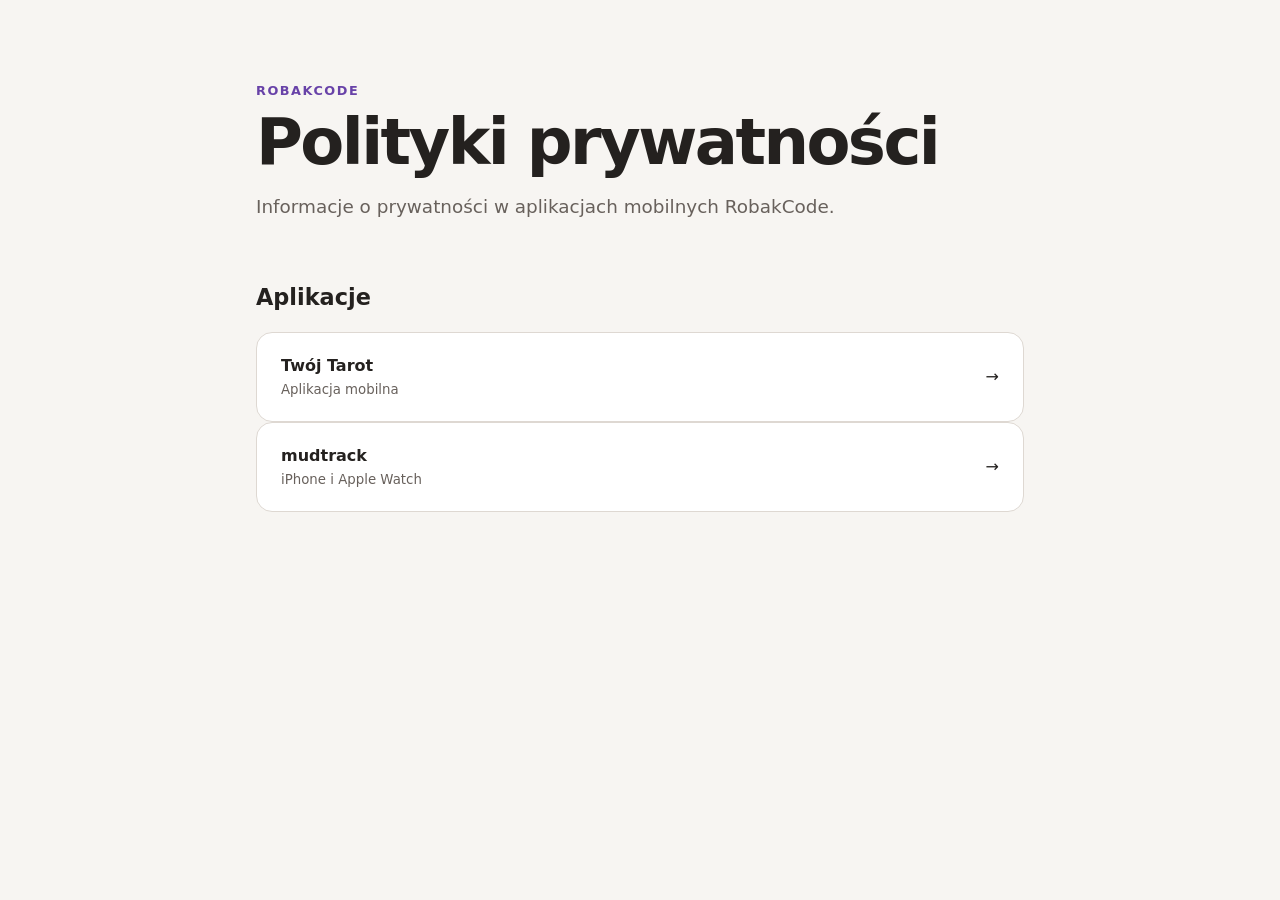
<file: index.html>
<!doctype html>
<html lang="pl">
  <head>
    <meta charset="utf-8" />
    <meta name="viewport" content="width=device-width, initial-scale=1" />
    <meta
      name="description"
      content="Polityki prywatności aplikacji mobilnych RobakCode."
    />
    <title>Polityki prywatności — RobakCode</title>
    <link rel="stylesheet" href="./styles.css" />
  </head>
  <body>
    <main class="page">
      <header class="hero">
        <p class="eyebrow">RobakCode</p>
        <h1>Polityki prywatności</h1>
        <p class="lead">
          Informacje o prywatności w aplikacjach mobilnych RobakCode.
        </p>
      </header>

      <section aria-labelledby="apps-heading">
        <h2 id="apps-heading">Aplikacje</h2>
        <a class="app-card" href="./mobile-tarot/">
          <span>
            <strong>Twój Tarot</strong>
            <small>Aplikacja mobilna</small>
          </span>
          <span aria-hidden="true">→</span>
        </a>
        <a class="app-card" href="./mobile-mudtrack/">
          <span>
            <strong>mudtrack</strong>
            <small>iPhone i Apple Watch</small>
          </span>
          <span aria-hidden="true">→</span>
        </a>
      </section>
    </main>
  </body>
</html>
</file>
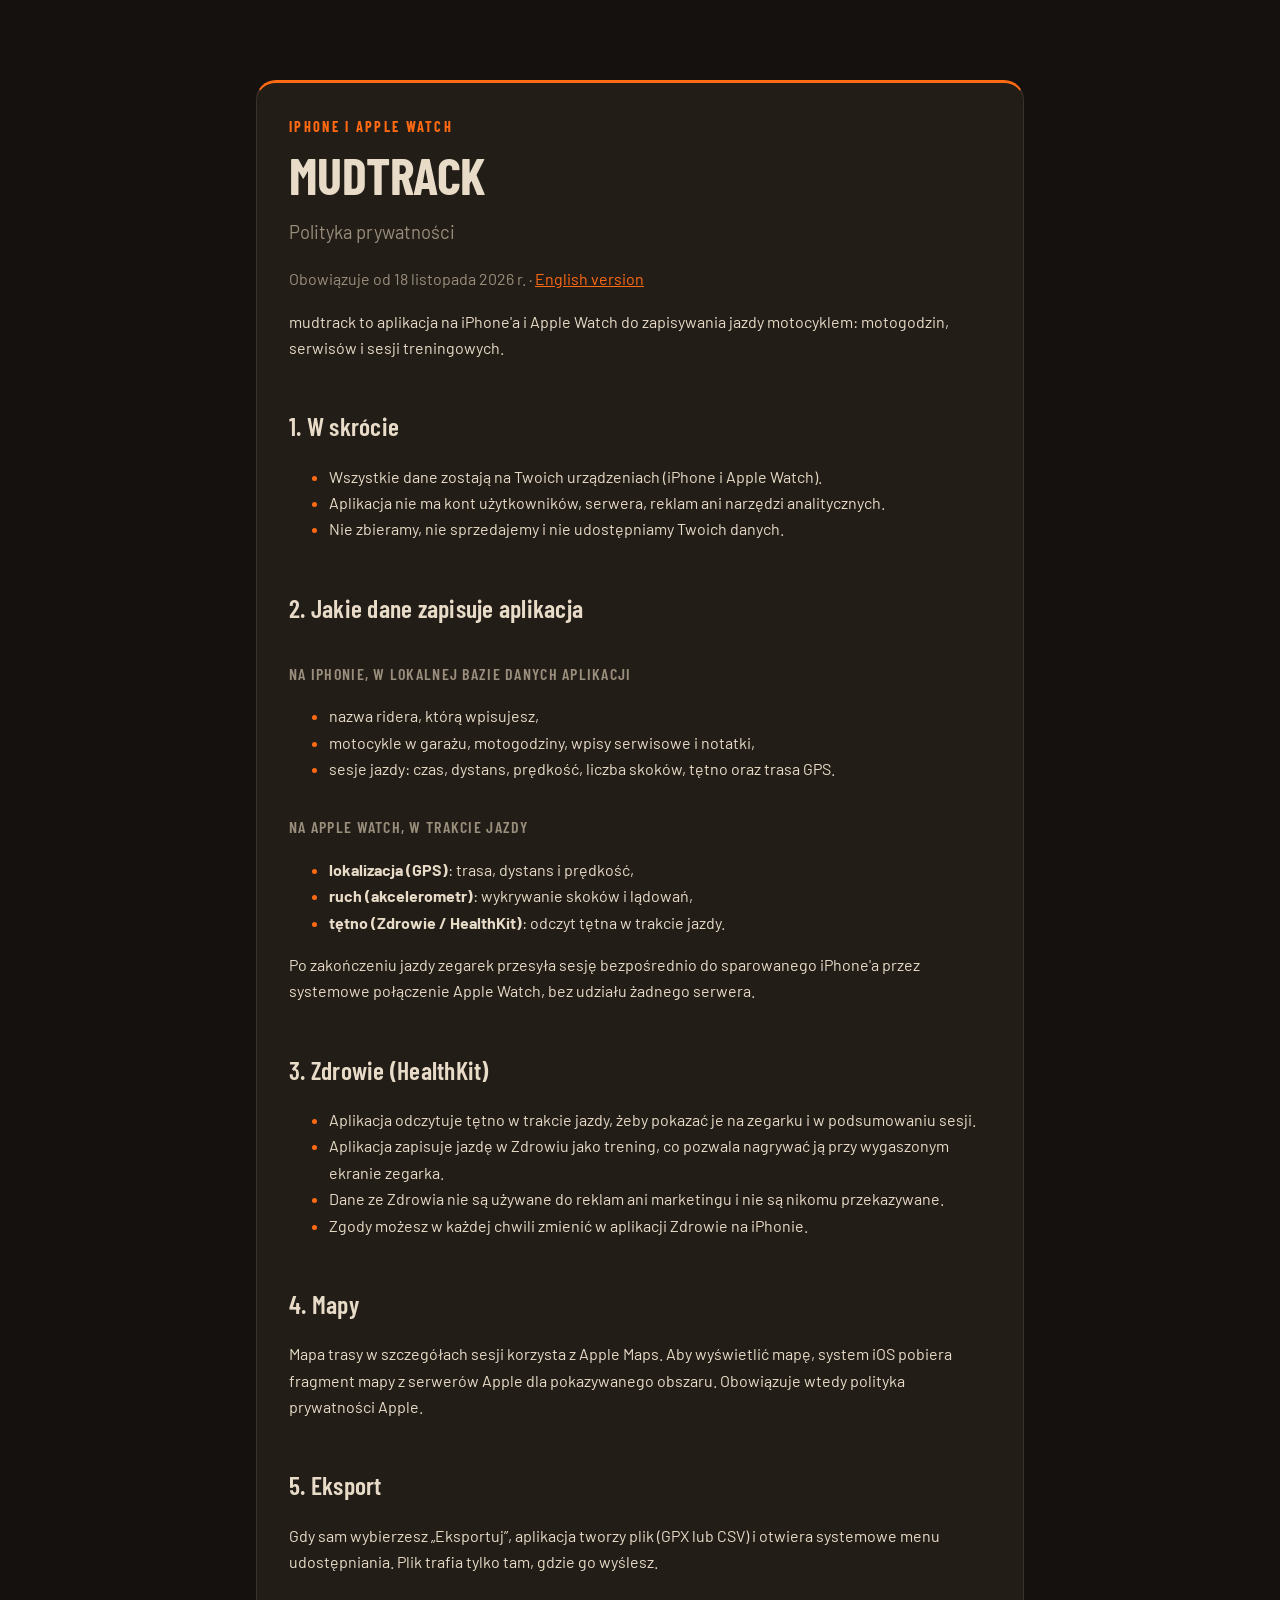
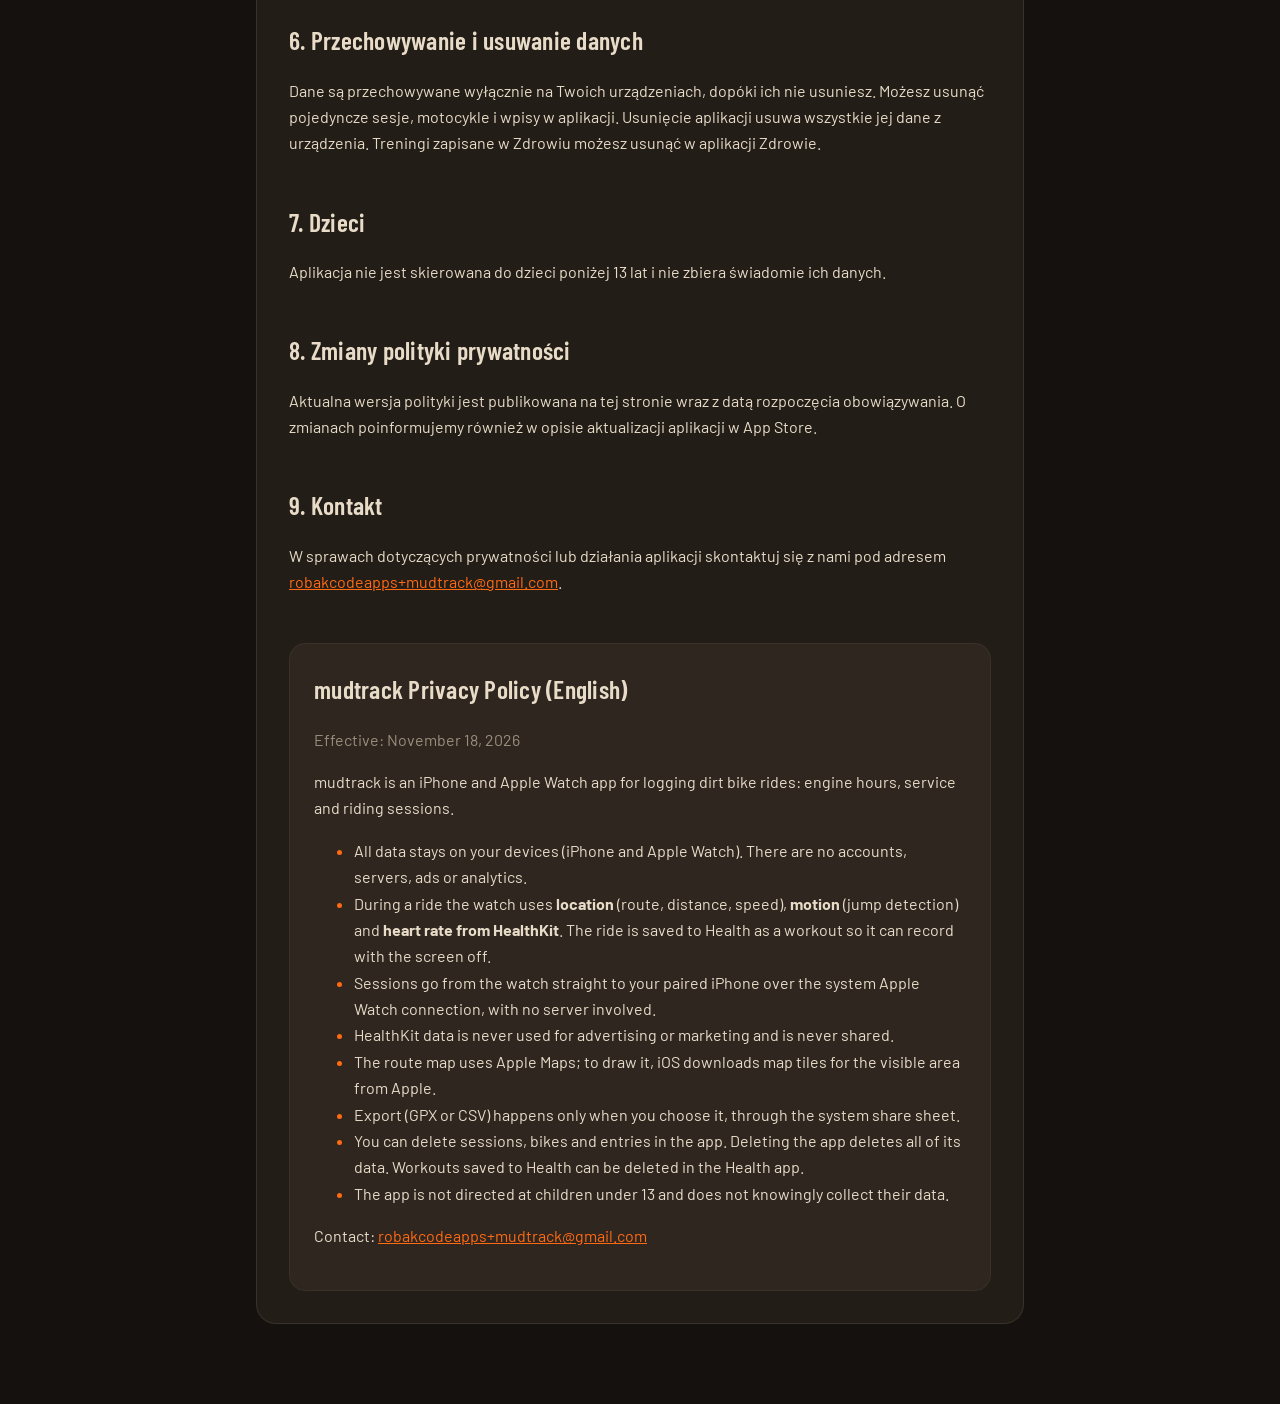
<file: mobile-mudtrack/index.html>
<!doctype html>
<html lang="pl">
  <head>
    <meta charset="utf-8" />
    <meta name="viewport" content="width=device-width, initial-scale=1" />
    <meta
      name="description"
      content="Polityka prywatności aplikacji mudtrack na iPhone'a i Apple Watch."
    />
    <title>Polityka prywatności — mudtrack</title>
    <meta name="theme-color" content="#14110F" />
    <link rel="preconnect" href="https://fonts.googleapis.com" />
    <link rel="preconnect" href="https://fonts.gstatic.com" crossorigin />
    <link
      rel="stylesheet"
      href="https://fonts.googleapis.com/css2?family=Barlow:wght@400;500;600&family=Barlow+Condensed:wght@600;700&display=swap"
    />
    <link rel="stylesheet" href="../styles.css" />
    <link rel="stylesheet" href="./styles.css" />
  </head>
  <body>
    <main class="page">
      <article class="policy">
        <header>
          <p class="eyebrow">iPhone i Apple Watch</p>
          <h1>mudtrack</h1>
          <p class="lead">Polityka prywatności</p>
          <p class="meta">
            Obowiązuje od 18 listopada 2026 r. ·
            <a href="#english">English version</a>
          </p>
        </header>

        <p>
          mudtrack to aplikacja na iPhone'a i Apple Watch do zapisywania jazdy
          motocyklem: motogodzin, serwisów i sesji treningowych.
        </p>

        <h2>1. W skrócie</h2>
        <ul>
          <li>
            Wszystkie dane zostają na Twoich urządzeniach (iPhone i Apple
            Watch).
          </li>
          <li>
            Aplikacja nie ma kont użytkowników, serwera, reklam ani narzędzi
            analitycznych.
          </li>
          <li>Nie zbieramy, nie sprzedajemy i nie udostępniamy Twoich danych.</li>
        </ul>

        <h2>2. Jakie dane zapisuje aplikacja</h2>
        <h3>Na iPhonie, w lokalnej bazie danych aplikacji</h3>
        <ul>
          <li>nazwa ridera, którą wpisujesz,</li>
          <li>motocykle w garażu, motogodziny, wpisy serwisowe i notatki,</li>
          <li>
            sesje jazdy: czas, dystans, prędkość, liczba skoków, tętno oraz
            trasa GPS.
          </li>
        </ul>

        <h3>Na Apple Watch, w trakcie jazdy</h3>
        <ul>
          <li>
            <strong>lokalizacja (GPS)</strong>: trasa, dystans i prędkość,
          </li>
          <li>
            <strong>ruch (akcelerometr)</strong>: wykrywanie skoków i lądowań,
          </li>
          <li>
            <strong>tętno (Zdrowie / HealthKit)</strong>: odczyt tętna w
            trakcie jazdy.
          </li>
        </ul>
        <p>
          Po zakończeniu jazdy zegarek przesyła sesję bezpośrednio do
          sparowanego iPhone'a przez systemowe połączenie Apple Watch, bez
          udziału żadnego serwera.
        </p>

        <h2>3. Zdrowie (HealthKit)</h2>
        <ul>
          <li>
            Aplikacja odczytuje tętno w trakcie jazdy, żeby pokazać je na
            zegarku i w podsumowaniu sesji.
          </li>
          <li>
            Aplikacja zapisuje jazdę w Zdrowiu jako trening, co pozwala nagrywać
            ją przy wygaszonym ekranie zegarka.
          </li>
          <li>
            Dane ze Zdrowia nie są używane do reklam ani marketingu i nie są
            nikomu przekazywane.
          </li>
          <li>
            Zgody możesz w każdej chwili zmienić w aplikacji Zdrowie na iPhonie.
          </li>
        </ul>

        <h2>4. Mapy</h2>
        <p>
          Mapa trasy w szczegółach sesji korzysta z Apple Maps. Aby wyświetlić
          mapę, system iOS pobiera fragment mapy z serwerów Apple dla
          pokazywanego obszaru. Obowiązuje wtedy polityka prywatności Apple.
        </p>

        <h2>5. Eksport</h2>
        <p>
          Gdy sam wybierzesz „Eksportuj”, aplikacja tworzy plik (GPX lub CSV) i
          otwiera systemowe menu udostępniania. Plik trafia tylko tam, gdzie go
          wyślesz.
        </p>

        <h2>6. Przechowywanie i usuwanie danych</h2>
        <p>
          Dane są przechowywane wyłącznie na Twoich urządzeniach, dopóki ich nie
          usuniesz. Możesz usunąć pojedyncze sesje, motocykle i wpisy w
          aplikacji. Usunięcie aplikacji usuwa wszystkie jej dane z urządzenia.
          Treningi zapisane w Zdrowiu możesz usunąć w aplikacji Zdrowie.
        </p>

        <h2>7. Dzieci</h2>
        <p>
          Aplikacja nie jest skierowana do dzieci poniżej 13 lat i nie zbiera
          świadomie ich danych.
        </p>

        <h2>8. Zmiany polityki prywatności</h2>
        <p>
          Aktualna wersja polityki jest publikowana na tej stronie wraz z datą
          rozpoczęcia obowiązywania. O zmianach poinformujemy również w opisie
          aktualizacji aplikacji w App Store.
        </p>

        <h2>9. Kontakt</h2>
        <p>
          W sprawach dotyczących prywatności lub działania aplikacji skontaktuj
          się z nami pod adresem
          <a href="mailto:robakcodeapps+mudtrack@gmail.com"
            >robakcodeapps+mudtrack@gmail.com</a
          >.
        </p>

        <section id="english" lang="en">
          <h2>mudtrack Privacy Policy (English)</h2>
          <p class="meta">Effective: November 18, 2026</p>
          <p>
            mudtrack is an iPhone and Apple Watch app for logging dirt bike
            rides: engine hours, service and riding sessions.
          </p>
          <ul>
            <li>
              All data stays on your devices (iPhone and Apple Watch). There
              are no accounts, servers, ads or analytics.
            </li>
            <li>
              During a ride the watch uses <strong>location</strong> (route,
              distance, speed), <strong>motion</strong> (jump detection) and
              <strong>heart rate from HealthKit</strong>. The ride is saved to
              Health as a workout so it can record with the screen off.
            </li>
            <li>
              Sessions go from the watch straight to your paired iPhone over
              the system Apple Watch connection, with no server involved.
            </li>
            <li>
              HealthKit data is never used for advertising or marketing and is
              never shared.
            </li>
            <li>
              The route map uses Apple Maps; to draw it, iOS downloads map
              tiles for the visible area from Apple.
            </li>
            <li>
              Export (GPX or CSV) happens only when you choose it, through the
              system share sheet.
            </li>
            <li>
              You can delete sessions, bikes and entries in the app. Deleting
              the app deletes all of its data. Workouts saved to Health can be
              deleted in the Health app.
            </li>
            <li>
              The app is not directed at children under 13 and does not
              knowingly collect their data.
            </li>
          </ul>
          <p>
            Contact:
            <a href="mailto:robakcodeapps+mudtrack@gmail.com"
              >robakcodeapps+mudtrack@gmail.com</a
            >
          </p>
        </section>
      </article>
    </main>
  </body>
</html>
</file>
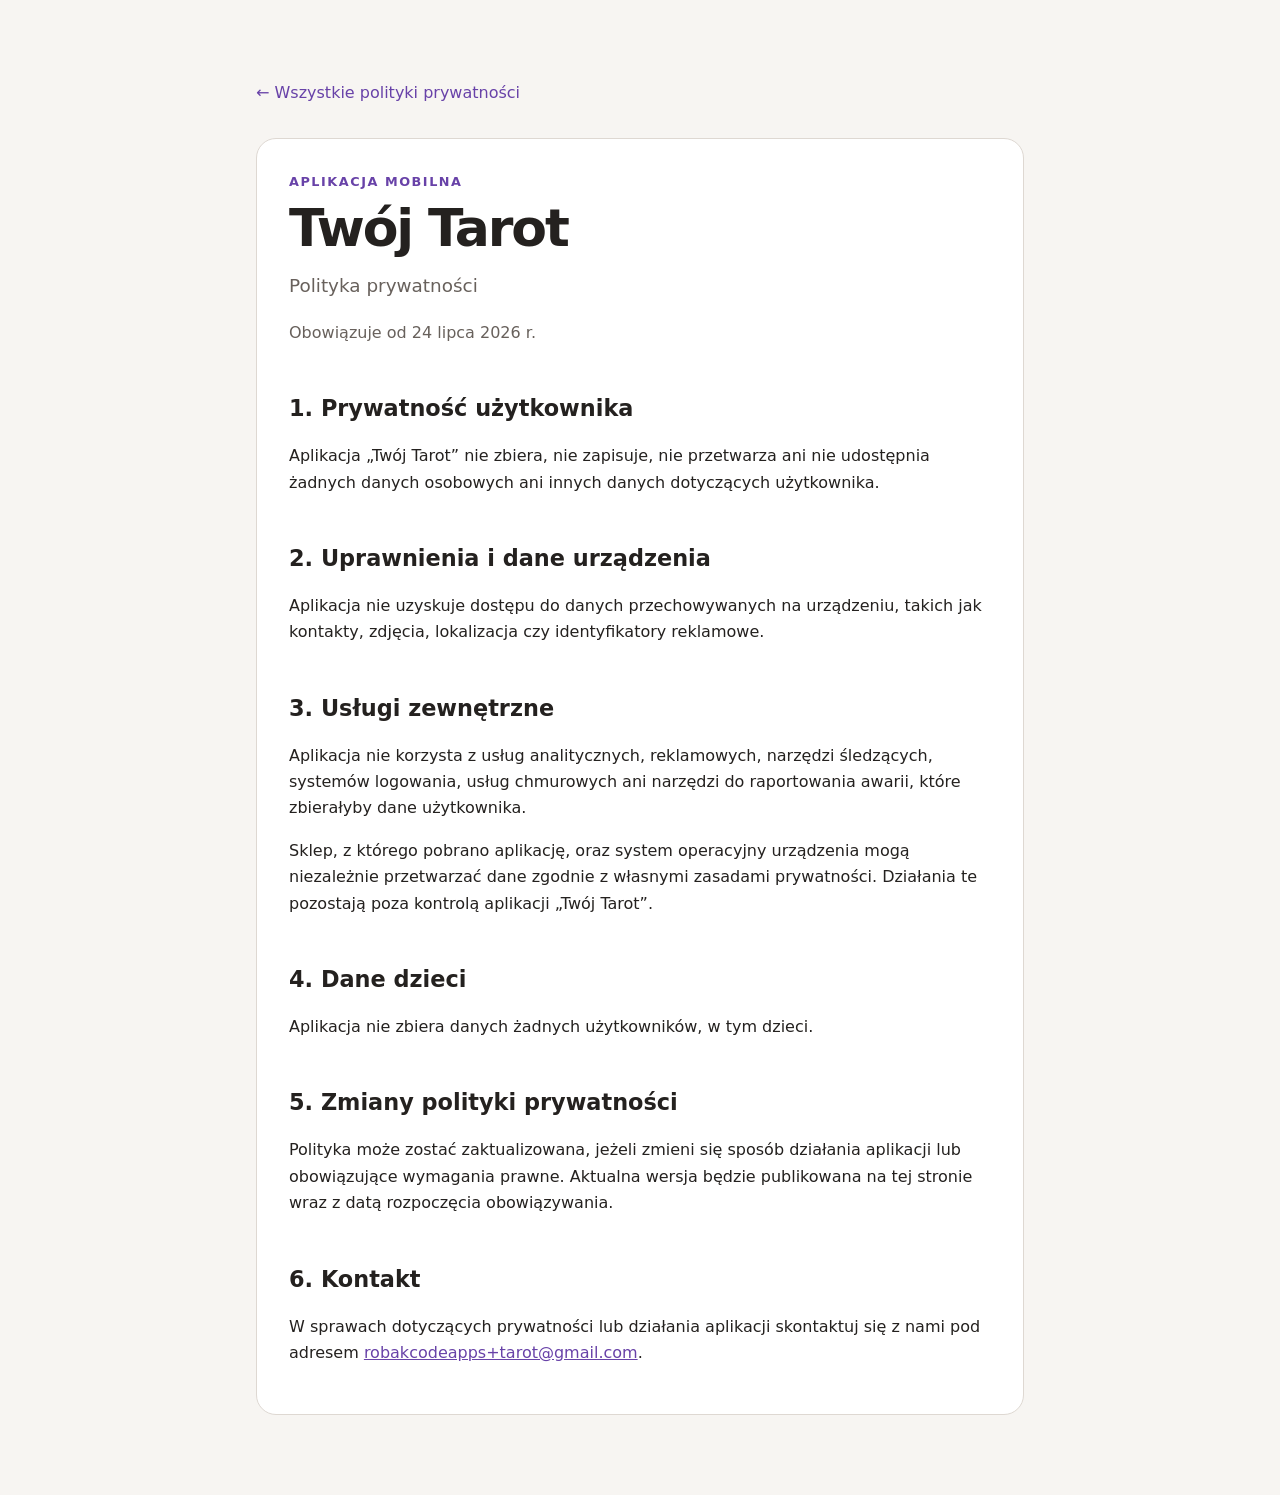
<file: mobile-tarot/index.html>
<!doctype html>
<html lang="pl">
  <head>
    <meta charset="utf-8" />
    <meta name="viewport" content="width=device-width, initial-scale=1" />
    <meta
      name="description"
      content="Polityka prywatności aplikacji mobilnej Twój Tarot."
    />
    <title>Polityka prywatności — Twój Tarot</title>
    <link rel="stylesheet" href="../styles.css" />
  </head>
  <body>
    <main class="page">
      <a class="back-link" href="../">← Wszystkie polityki prywatności</a>

      <article class="policy">
        <header>
          <p class="eyebrow">Aplikacja mobilna</p>
          <h1>Twój Tarot</h1>
          <p class="lead">Polityka prywatności</p>
          <p class="meta">Obowiązuje od 24 lipca 2026 r.</p>
        </header>

        <h2>1. Prywatność użytkownika</h2>
        <p>
          Aplikacja „Twój Tarot” nie zbiera, nie zapisuje, nie przetwarza ani
          nie udostępnia żadnych danych osobowych ani innych danych dotyczących
          użytkownika.
        </p>

        <h2>2. Uprawnienia i dane urządzenia</h2>
        <p>
          Aplikacja nie uzyskuje dostępu do danych przechowywanych na urządzeniu,
          takich jak kontakty, zdjęcia, lokalizacja czy identyfikatory
          reklamowe.
        </p>

        <h2>3. Usługi zewnętrzne</h2>
        <p>
          Aplikacja nie korzysta z usług analitycznych, reklamowych, narzędzi
          śledzących, systemów logowania, usług chmurowych ani narzędzi do
          raportowania awarii, które zbierałyby dane użytkownika.
        </p>
        <p>
          Sklep, z którego pobrano aplikację, oraz system operacyjny urządzenia
          mogą niezależnie przetwarzać dane zgodnie z własnymi zasadami
          prywatności. Działania te pozostają poza kontrolą aplikacji „Twój
          Tarot”.
        </p>

        <h2>4. Dane dzieci</h2>
        <p>
          Aplikacja nie zbiera danych żadnych użytkowników, w tym dzieci.
        </p>

        <h2>5. Zmiany polityki prywatności</h2>
        <p>
          Polityka może zostać zaktualizowana, jeżeli zmieni się sposób
          działania aplikacji lub obowiązujące wymagania prawne. Aktualna wersja
          będzie publikowana na tej stronie wraz z datą rozpoczęcia
          obowiązywania.
        </p>

        <h2>6. Kontakt</h2>
        <p>
          W sprawach dotyczących prywatności lub działania aplikacji skontaktuj
          się z nami pod adresem
          <a href="mailto:robakcodeapps+tarot@gmail.com"
            >robakcodeapps+tarot@gmail.com</a
          >.
        </p>
      </article>
    </main>
  </body>
</html>
</file>
<file: styles.css>
:root {
  color-scheme: light dark;
  --background: #f7f5f2;
  --surface: #ffffff;
  --text: #24211f;
  --muted: #68615c;
  --accent: #6842a8;
  --border: #ded8d2;
}

* {
  box-sizing: border-box;
}

body {
  margin: 0;
  background: var(--background);
  color: var(--text);
  font-family:
    Inter, ui-sans-serif, system-ui, -apple-system, BlinkMacSystemFont, "Segoe UI",
    sans-serif;
  line-height: 1.65;
}

a {
  color: var(--accent);
}

.page {
  width: min(100% - 2rem, 48rem);
  margin: 0 auto;
  padding: 5rem 0;
}

.hero {
  margin-bottom: 3.5rem;
}

.eyebrow {
  margin: 0 0 0.5rem;
  color: var(--accent);
  font-size: 0.8rem;
  font-weight: 700;
  letter-spacing: 0.12em;
  text-transform: uppercase;
}

h1,
h2,
h3,
p {
  margin-top: 0;
}

h1 {
  margin-bottom: 1rem;
  font-size: clamp(2.25rem, 7vw, 4rem);
  line-height: 1.05;
  letter-spacing: -0.04em;
}

h2 {
  margin: 2.75rem 0 1rem;
  font-size: 1.4rem;
}

h3 {
  margin: 2rem 0 0.5rem;
  font-size: 1.1rem;
}

.lead {
  max-width: 38rem;
  color: var(--muted);
  font-size: 1.15rem;
}

.app-card {
  display: flex;
  align-items: center;
  justify-content: space-between;
  padding: 1.25rem 1.5rem;
  border: 1px solid var(--border);
  border-radius: 1rem;
  background: var(--surface);
  color: var(--text);
  text-decoration: none;
  transition:
    border-color 150ms ease,
    transform 150ms ease;
}

.app-card:hover {
  border-color: var(--accent);
  transform: translateY(-2px);
}

.app-card strong,
.app-card small {
  display: block;
}

.app-card small,
.meta {
  color: var(--muted);
}

.policy {
  padding: 2rem;
  border: 1px solid var(--border);
  border-radius: 1.25rem;
  background: var(--surface);
}

.policy h1 {
  font-size: clamp(2rem, 6vw, 3.25rem);
}

.back-link {
  display: inline-block;
  margin-bottom: 2rem;
  text-decoration: none;
}

@media (prefers-color-scheme: dark) {
  :root {
    --background: #171514;
    --surface: #211f1d;
    --text: #f3efeb;
    --muted: #bdb5ae;
    --accent: #bc91ff;
    --border: #3d3834;
  }
}

@media (max-width: 36rem) {
  .page {
    padding: 2.5rem 0;
  }

  .policy {
    padding: 1.25rem;
  }
}
</file>
<file: mobile-mudtrack/styles.css>
/*
 * mudtrack theme. Loaded after ../styles.css and overrides its tokens.
 * Colors match the app's dark theme (mudtrack-mobile/src/global.css).
 * The app is dark by default, so the page stays dark in both system modes.
 */
:root {
  color-scheme: dark;
  --background: #14110f; /* bg-base */
  --surface: #231d18; /* bg-surface */
  --raised: #2e261f; /* bg-raised */
  --border: #3a3128; /* border-default */
  --accent: #ff6a13; /* accent-default */
  --accent-subtle: #3b2415; /* accent-subtle */
  --text: #e8dcc8; /* content-primary */
  --muted: #9a8e7c; /* content-secondary */
}

body {
  font-family: Barlow, ui-sans-serif, system-ui, -apple-system, sans-serif;
}

h1,
h2,
h3,
.eyebrow {
  font-family: "Barlow Condensed", Barlow, ui-sans-serif, system-ui, sans-serif;
}

h1 {
  font-weight: 700;
  letter-spacing: -0.01em;
  text-transform: uppercase;
}

h2,
h3 {
  font-weight: 600;
  letter-spacing: 0.01em;
}

h2 {
  font-size: 1.6rem;
}

h3 {
  color: var(--muted);
  text-transform: uppercase;
  letter-spacing: 0.08em;
  font-size: 1rem;
}

.eyebrow {
  font-size: 0.9rem;
  letter-spacing: 0.16em;
}

.policy {
  border-top: 3px solid var(--accent);
}

.policy li::marker {
  color: var(--accent);
}

.policy strong {
  color: var(--text);
}

#english {
  margin-top: 3rem;
  padding: 1.5rem;
  border: 1px solid var(--border);
  border-radius: 1rem;
  background: var(--raised);
}

#english h2 {
  margin-top: 0;
}

::selection {
  background: var(--accent-subtle);
  color: var(--text);
}
</file>
